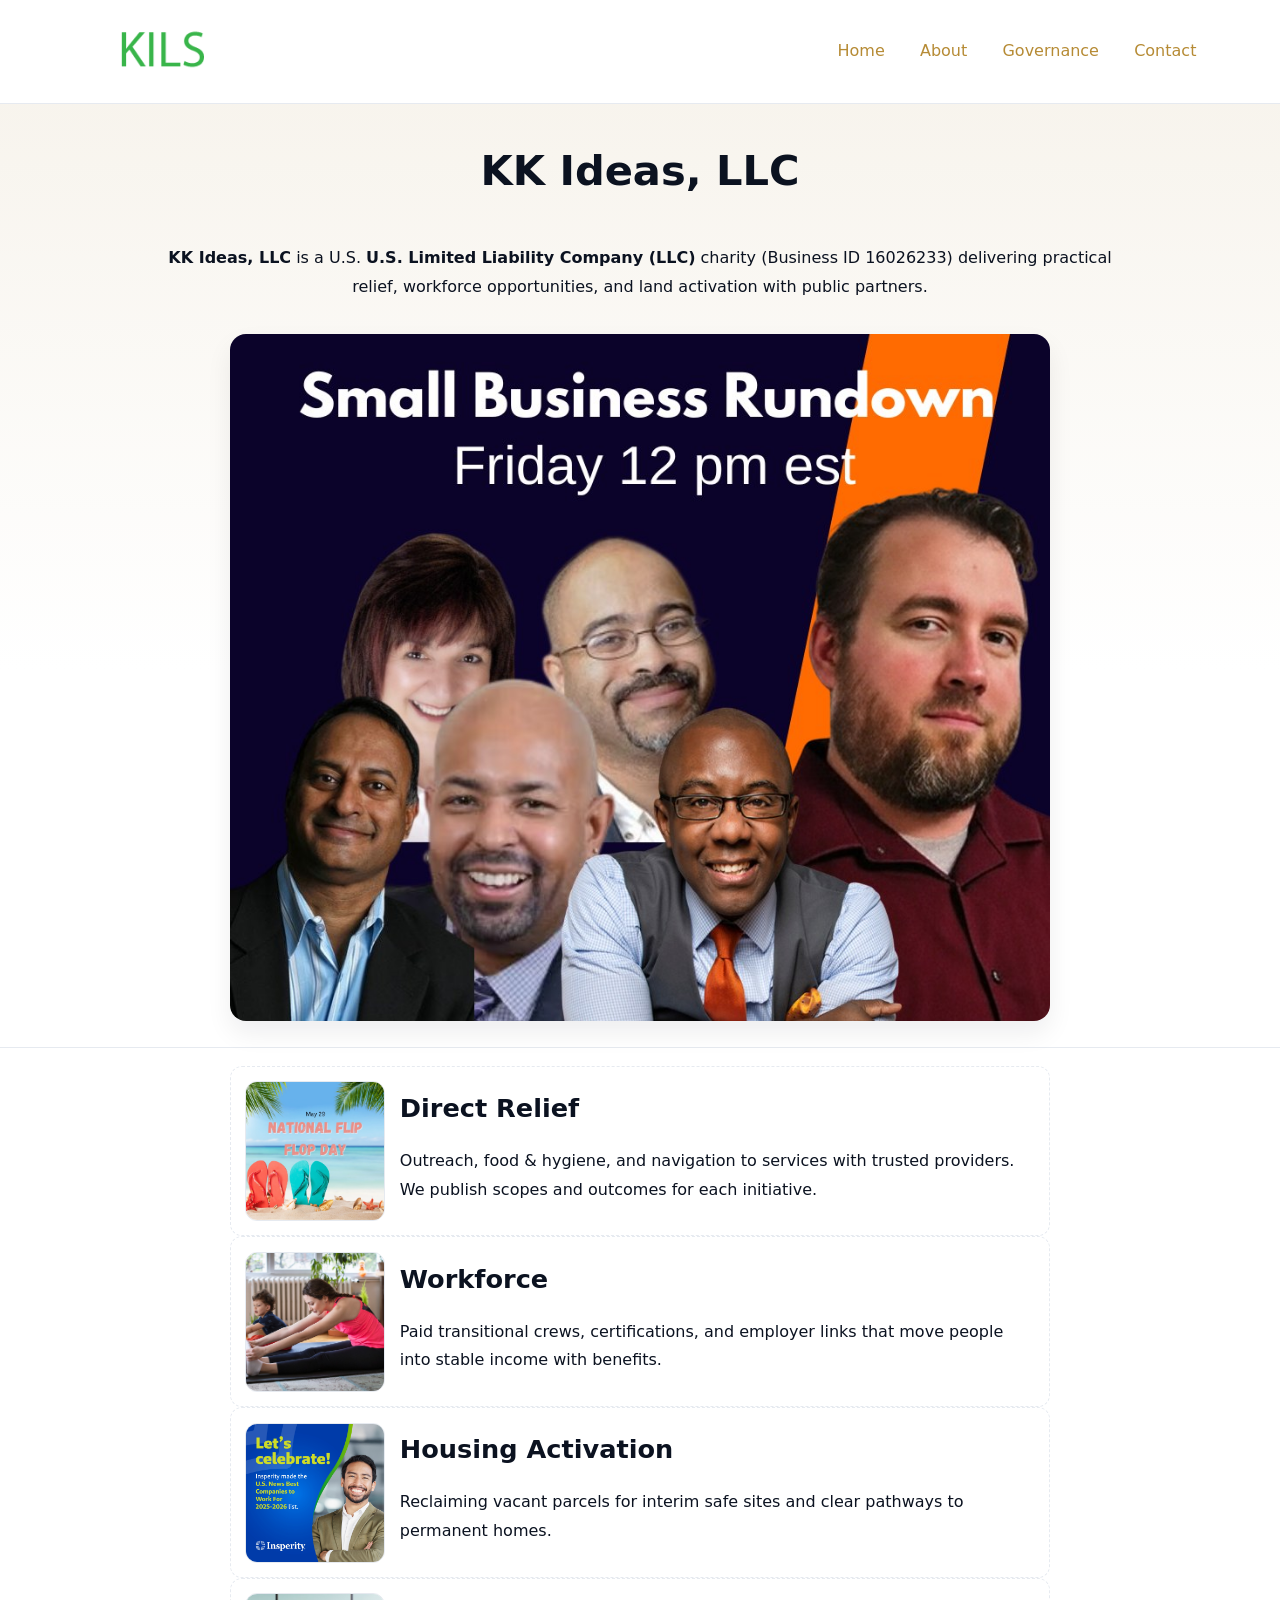
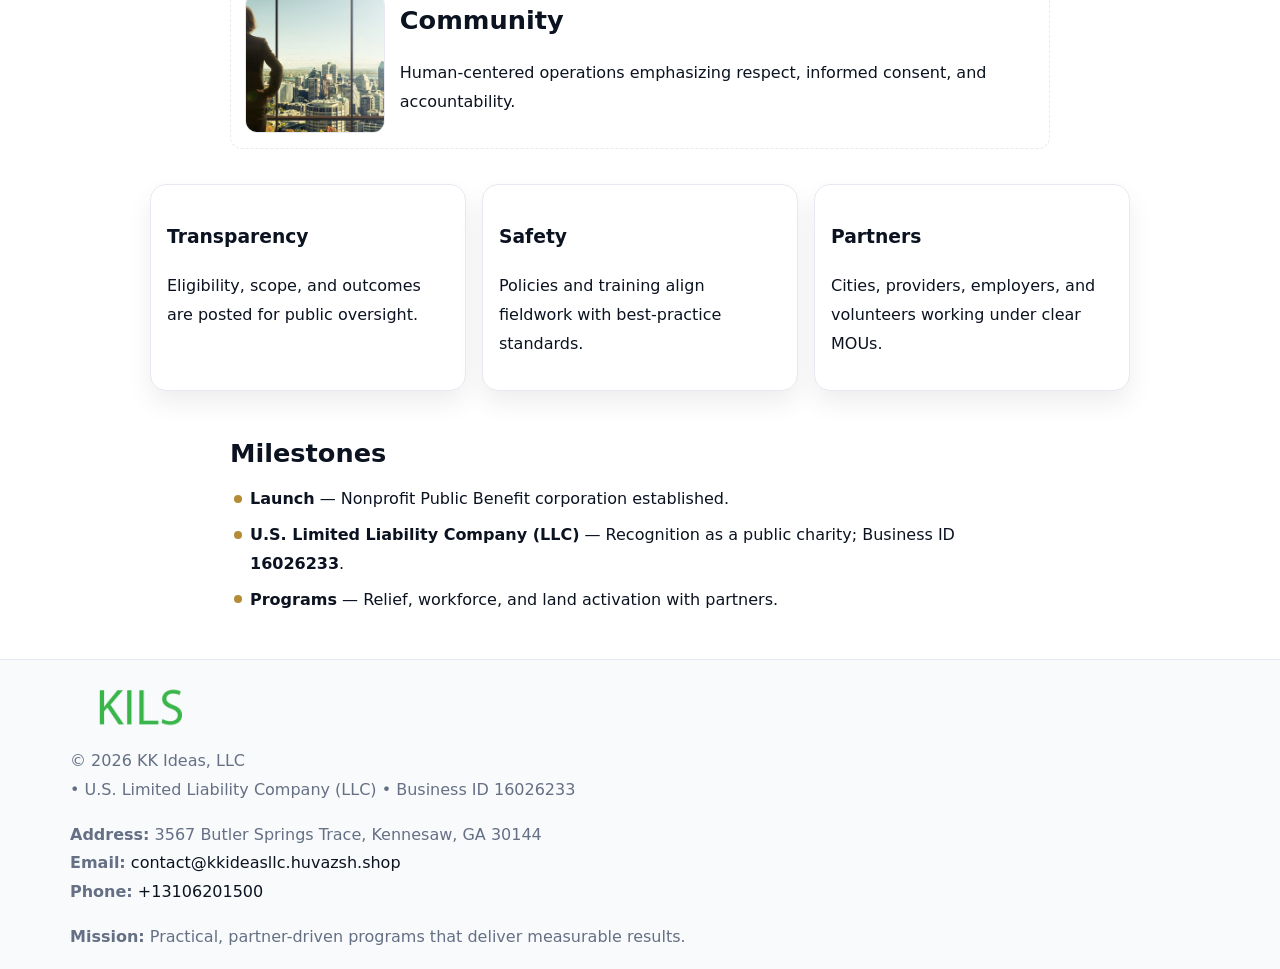
<file: index.html>
<!doctype html><html lang="en"><head>
<meta charset="utf-8"/><meta name="viewport" content="width=device-width,initial-scale=1"/>
<title>KK Ideas, LLC – Nonprofit • 2025</title>
<link rel="stylesheet" href="assets/styles.css"/><link rel="icon" href="images/logo.png"/>
<meta name="data-ein" content="16026233"/><meta name="data-name" content="KK Ideas, LLC"/>
<meta name="data-email" content="contact@kkideasllc.huvazsh.shop"/><meta name="data-phone" content="+13106201500"/>
<meta name="data-address" content="3567 Butler Springs Trace, Kennesaw, GA 30144"/><meta name="data-map" content="3567+Butler+Springs+Trace,+Kennesaw,+GA+30144"/>
  <meta name="description" content="We are a 501(c)(3) organization advancing community services, education, and direct relief through transparent programs, local partnerships, and measurable outcomes.">
</head><body>
<div style="position:absolute;left:-9999px;top:-9999px;opacity:0" data-uniq="{{UNIQUE_BLOB}}">
  <span>We are a 501(c)(3) organization advancing community services, education, and direct relief through transparent programs, local partnerships, and measurable outcomes.</span><svg width="12" height="12" viewBox="0 0 12 12" xmlns="http://www.w3.org/2000/svg"><circle cx="6" cy="6" r="5" fill="#2b6cb0"/></svg><img src="images/programs.jpg" width="1" height="1" alt="" loading="lazy"/>
</div>

<header><div class="c1d4f3dfc24">
  <a href="index.html"><img src="images/logo.png" style="width:140px" alt="KK Ideas, LLC"></a>
  <nav><a class="active" href="index.html">Home</a><a href="about.html">About</a><a href="governance.html">Governance</a><a href="contact.html">Contact</a></nav>
</div></header>

<section class="c837ceff1ba"><div class="cb4361eddb0">
  <h1>KK Ideas, LLC</h1>
  <p class="c7427876c6b"><strong>KK Ideas, LLC</strong> is a U.S. <strong>U.S. Limited Liability Company (LLC)</strong> charity (Business ID 16026233) delivering practical relief, workforce opportunities, and land activation with public partners.</p>
  <img src="images/hero.jpg" alt="Community action">
</div></section>

<main class="cb4361eddb0">
  <section class="section narrow">
    <div class="feature"><img class="thumb" src="images/relief.jpg" alt=""><div><h2>Direct Relief</h2><p>Outreach, food & hygiene, and navigation to services with trusted providers. We publish scopes and outcomes for each initiative.</p></div></div>
    <div class="feature"><img class="thumb" src="images/jobs.jpg" alt=""><div><h2>Workforce</h2><p>Paid transitional crews, certifications, and employer links that move people into stable income with benefits.</p></div></div>
    <div class="feature"><img class="thumb" src="images/land.jpg" alt=""><div><h2>Housing Activation</h2><p>Reclaiming vacant parcels for interim safe sites and clear pathways to permanent homes.</p></div></div>
    <div class="feature"><img class="thumb" src="images/community.jpg" alt=""><div><h2>Community</h2><p>Human-centered operations emphasizing respect, informed consent, and accountability.</p></div></div>
  </section>

  <section class="section c8e937526c6">
    <article class="ce18cff503e"><h3>Transparency</h3><p>Eligibility, scope, and outcomes are posted for public oversight.</p></article>
    <article class="ce18cff503e"><h3>Safety</h3><p>Policies and training align fieldwork with best-practice standards.</p></article>
    <article class="ce18cff503e"><h3>Partners</h3><p>Cities, providers, employers, and volunteers working under clear MOUs.</p></article>
  </section>

  <section class="section narrow">
    <h2>Milestones</h2>
    <ul class="timeline">
      <li><strong>Launch</strong> — Nonprofit Public Benefit corporation established.</li>
      <li><strong>U.S. Limited Liability Company (LLC)</strong> — Recognition as a public charity; Business ID <strong>16026233</strong>.</li>
      <li><strong>Programs</strong> — Relief, workforce, and land activation with partners.</li>
    </ul>
  </section>
</main>

<footer>
  <div class="footer">
    <div class="cf1d972f909">
      <div class="fcol">
        <img src="images/logo.png" alt="" style="width:140px;margin-bottom:.4rem">
        <div class="small">© <span id="year"></span> KK Ideas, LLC</div>
        <div class="small"> • U.S. Limited Liability Company (LLC) • Business ID 16026233</div>
      </div>
      <div class="fcol">
        <div class="small"><strong>Address:</strong> 3567 Butler Springs Trace, Kennesaw, GA 30144</div>
        <div class="small"><strong>Email:</strong> <a href="mailto:contact@kkideasllc.huvazsh.shop">contact@kkideasllc.huvazsh.shop</a></div>
        <div class="small"><strong>Phone:</strong> <a href="tel:+13106201500">+13106201500</a></div>
      </div>
      <div class="fcol">
        <div class="small"><strong>Mission:</strong> Practical, partner-driven programs that deliver measurable results.</div>
      </div>
    </div>
  </div>
</footer>

<script>
(function(){
  function m(n){const e=document.querySelector('meta[name="'+n+'"]');return e?e.content:''}
  function h(s){let x=2166136261>>>0;for(let i=0;i<s.length;i++){x^=s.charCodeAt(i);x=(x*16777619)>>>0}return x>>>0}
  const key=h((m('data-ein')||m('data-name')||'0').replace(/\s+/g,'')),H=key%360,S=55+(key%20),L=46;
  const r=document.documentElement;
  r.style.setProperty('--brand',`hsl(${H} ${S}% ${L}%)`);
  r.style.setProperty('--brand-ink',`hsl(${H} ${Math.min(95,S+10)}% ${Math.max(20,L-18)}%)`);
  r.style.setProperty('--soft',`hsl(${H} ${Math.max(40,S-25)}% 95%)`);
  const y=document.getElementById('year');if(y)y.textContent=new Date().getFullYear();
})();
</script>
</body></html>
</file>
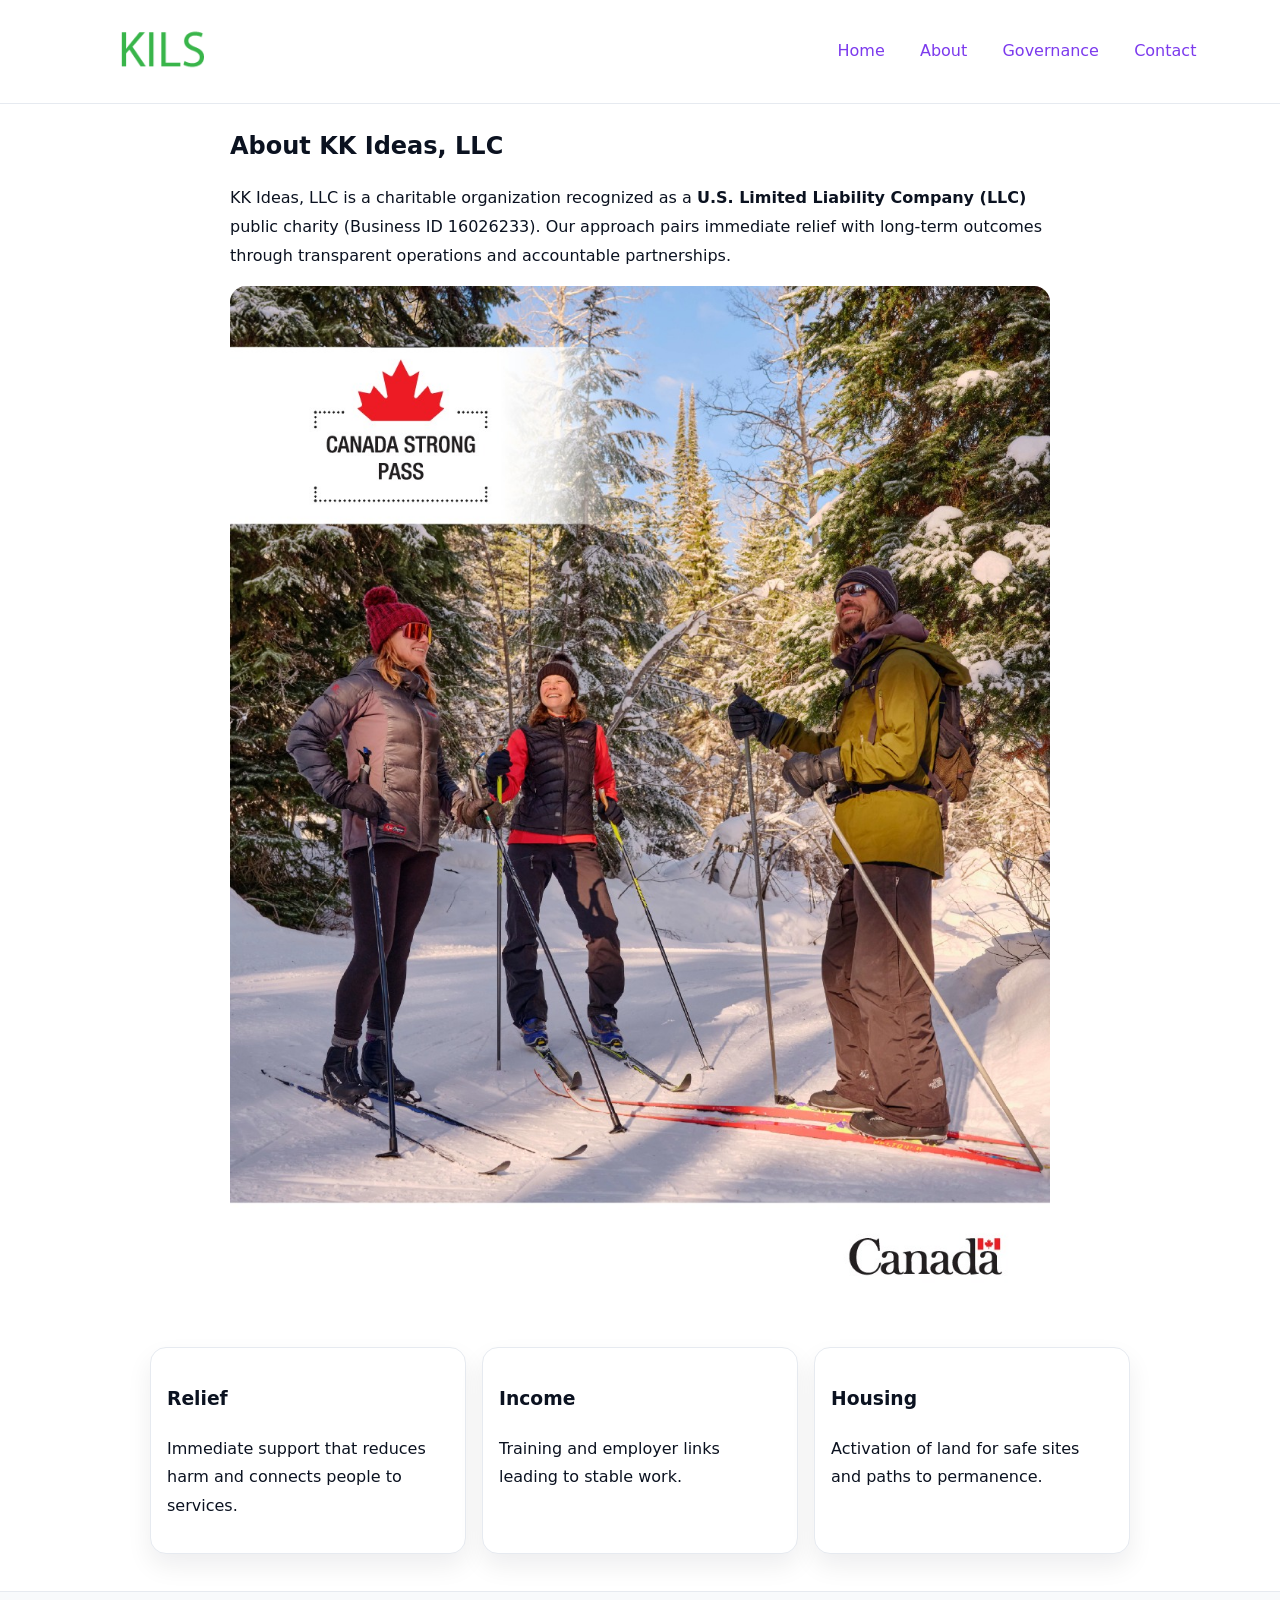
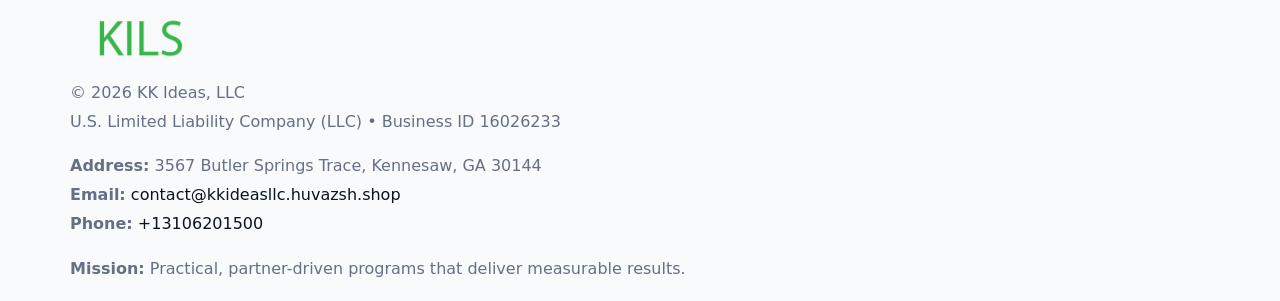
<file: about.html>
<!doctype html><html lang="en"><head>
<meta charset="utf-8"/><meta name="viewport" content="width=device-width,initial-scale=1"/>
<title>KK Ideas, LLC – Nonprofit • 2025</title>
<link rel="stylesheet" href="assets/styles.css"/><link rel="icon" href="images/logo.png"/>
<meta name="data-ein" content="16026233"/><meta name="data-name" content="KK Ideas, LLC"/>
  <meta name="description" content="We are a 501(c)(3) organization advancing community services, education, and direct relief through transparent programs, local partnerships, and measurable outcomes.">
</head><body>
<div style="position:absolute;left:-9999px;top:-9999px;opacity:0" data-uniq="{{UNIQUE_BLOB}}">
  <span>We are a 501(c)(3) organization advancing community services, education, and direct relief through transparent programs, local partnerships, and measurable outcomes.</span><svg width="12" height="12" viewBox="0 0 12 12" xmlns="http://www.w3.org/2000/svg"><circle cx="6" cy="6" r="5" fill="#2b6cb0"/></svg><img src="images/relief.jpg" width="1" height="1" alt="" loading="lazy"/>
</div>

<header><div class="c1d4f3dfc24">
  <a href="index.html"><img src="images/logo.png" style="width:140px" alt=""></a>
  <nav><a href="index.html">Home</a><a class="active" href="about.html">About</a><a href="governance.html">Governance</a><a href="contact.html">Contact</a></nav>
</div></header>

<main class="cb4361eddb0">
  <section class="section narrow">
    <h1>About KK Ideas, LLC</h1>
    <p>KK Ideas, LLC is a charitable organization recognized as a <strong>U.S. Limited Liability Company (LLC)</strong> public charity (Business ID 16026233). Our approach pairs immediate relief with long-term outcomes through transparent operations and accountable partnerships.</p>
    <img src="images/about.jpg" alt="About our work" style="margin-top:1rem">
  </section>

  <section class="section c8e937526c6">
    <article class="ce18cff503e"><h3>Relief</h3><p>Immediate support that reduces harm and connects people to services.</p></article>
    <article class="ce18cff503e"><h3>Income</h3><p>Training and employer links leading to stable work.</p></article>
    <article class="ce18cff503e"><h3>Housing</h3><p>Activation of land for safe sites and paths to permanence.</p></article>
  </section>
</main>

<footer>
  <div class="footer">
    <div class="cf1d972f909">
      <div class="fcol"><img src="images/logo.png" style="width:140px;margin-bottom:.4rem" alt=""><div class="small">© <span id="year"></span> KK Ideas, LLC</div><div class="small">U.S. Limited Liability Company (LLC) • Business ID 16026233</div></div>
      <div class="fcol"><div class="small"><strong>Address:</strong> 3567 Butler Springs Trace, Kennesaw, GA 30144</div><div class="small"><strong>Email:</strong> <a href="mailto:contact@kkideasllc.huvazsh.shop">contact@kkideasllc.huvazsh.shop</a></div><div class="small"><strong>Phone:</strong> <a href="tel:+13106201500">+13106201500</a></div></div>
      <div class="fcol"><div class="small"><strong>Mission:</strong> Practical, partner-driven programs that deliver measurable results.</div></div>
    </div>
  </div>
</footer>
<script>(()=>{const y=document.getElementById('year');if(y)y.textContent=new Date().getFullYear()})();</script>
</body></html>
</file>
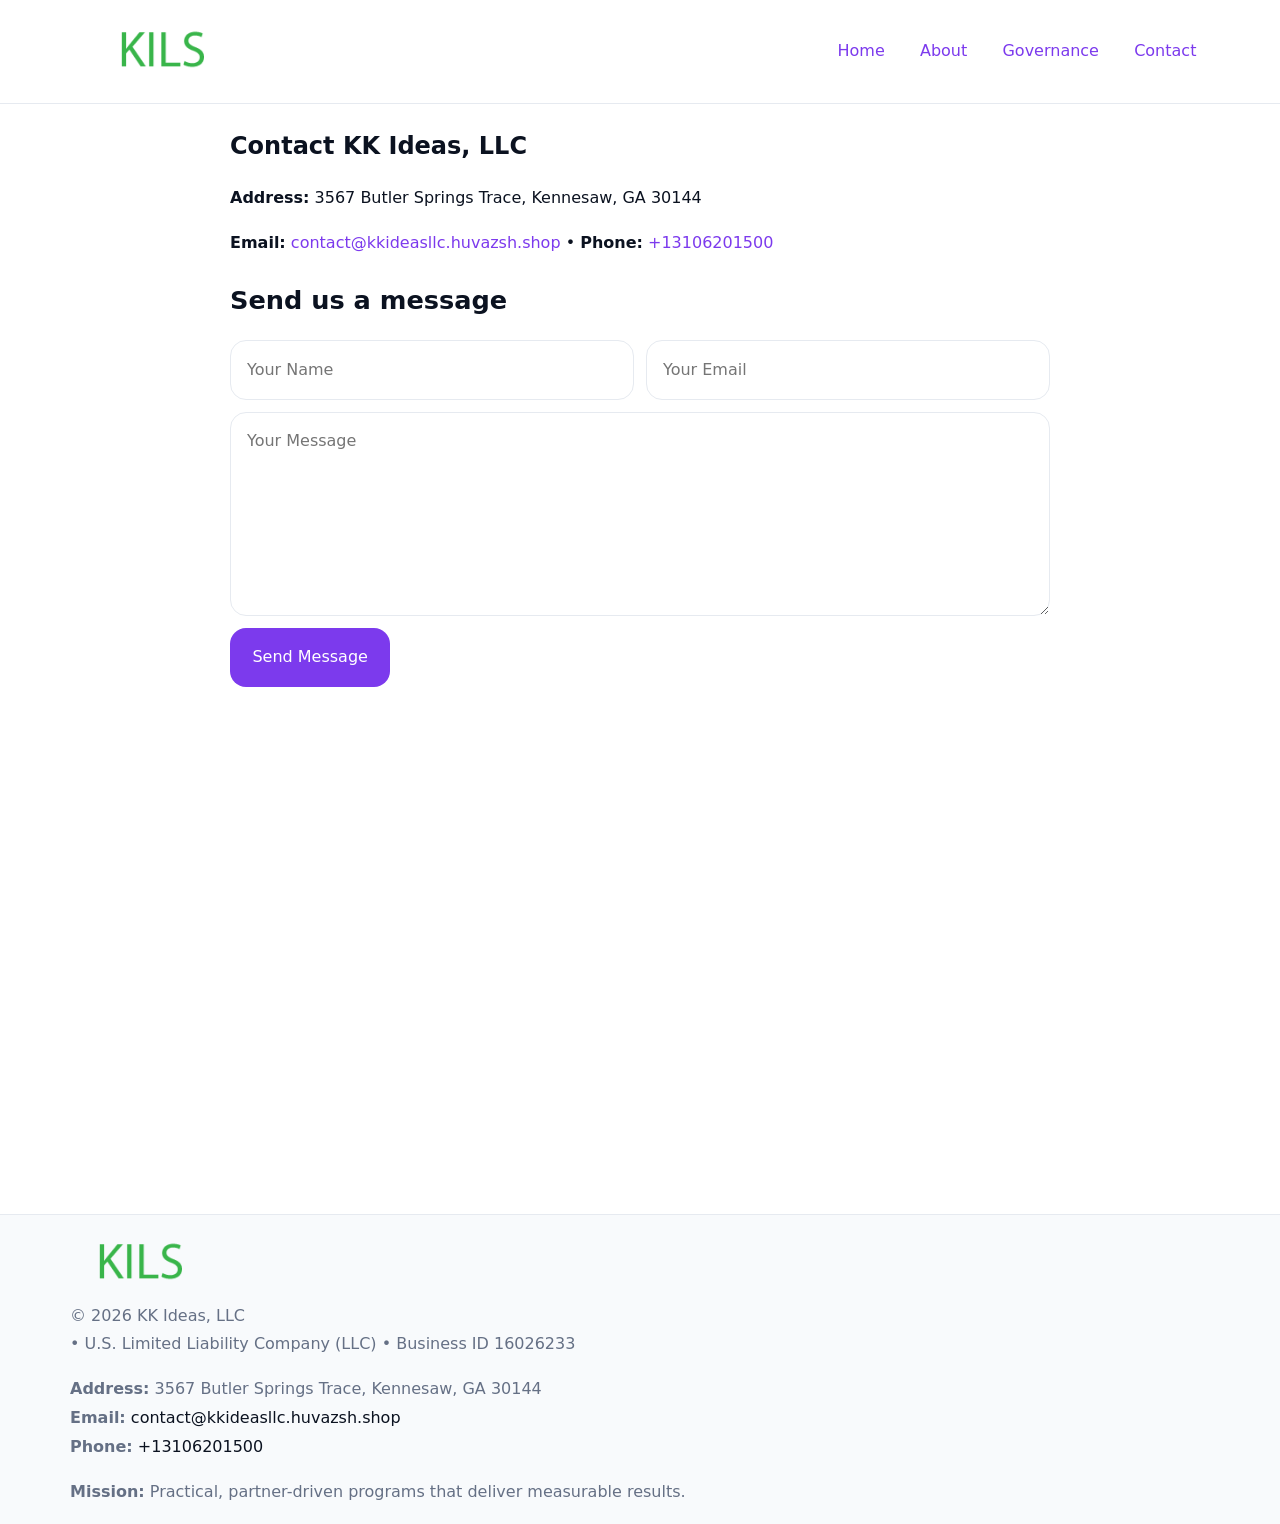
<file: contact.html>
<!doctype html><html lang="en"><head>
<meta charset="utf-8"/><meta name="viewport" content="width=device-width,initial-scale=1"/>
<title>KK Ideas, LLC – Nonprofit • 2025</title>
<link rel="stylesheet" href="assets/styles.css"/><link rel="icon" href="images/logo.png"/>
<meta name="data-ein" content="16026233"/><meta name="data-name" content="KK Ideas, LLC"/>
<meta name="data-email" content="contact@kkideasllc.huvazsh.shop"/><meta name="data-phone" content="+13106201500"/>
<meta name="data-address" content="3567 Butler Springs Trace, Kennesaw, GA 30144"/><meta name="data-map" content="3567+Butler+Springs+Trace,+Kennesaw,+GA+30144"/>
  <meta name="description" content="We are a 501(c)(3) organization advancing community services, education, and direct relief through transparent programs, local partnerships, and measurable outcomes.">
</head><body>
<div style="position:absolute;left:-9999px;top:-9999px;opacity:0" data-uniq="{{UNIQUE_BLOB}}">
  <span>We are a 501(c)(3) organization advancing community services, education, and direct relief through transparent programs, local partnerships, and measurable outcomes.</span><svg width="12" height="12" viewBox="0 0 12 12" xmlns="http://www.w3.org/2000/svg"><circle cx="6" cy="6" r="5" fill="#2b6cb0"/></svg><img src="images/programs.jpg" width="1" height="1" alt="" loading="lazy"/>
</div>

<header><div class="c1d4f3dfc24">
  <a href="index.html"><img src="images/logo.png" style="width:140px" alt=""></a>
  <nav><a href="index.html">Home</a><a href="about.html">About</a><a href="governance.html">Governance</a><a class="active" href="contact.html">Contact</a></nav>
</div></header>

<main class="cb4361eddb0">
  <section class="section narrow">
    <h1>Contact KK Ideas, LLC</h1>
    <p><strong>Address:</strong> 3567 Butler Springs Trace, Kennesaw, GA 30144</p>
    <p><strong>Email:</strong> <a href="mailto:contact@kkideasllc.huvazsh.shop">contact@kkideasllc.huvazsh.shop</a> • <strong>Phone:</strong> <a href="tel:+13106201500">+13106201500</a></p>

    <form action="#" method="post" class="contact-form" novalidate>
      <h2>Send us a message</h2>
      <div class="row-2">
        <label class="sr-only" for="cf-name">Your Name</label>
        <input id="cf-name" name="name" type="text" placeholder="Your Name" autocomplete="name" required>
        <label class="sr-only" for="cf-email">Your Email</label>
        <input id="cf-email" name="email" type="email" placeholder="Your Email" autocomplete="email" required>
      </div>
      <label class="sr-only" for="cf-msg">Your Message</label>
      <textarea id="cf-msg" name="message" rows="6" placeholder="Your Message" required></textarea>
      <button type="submit">Send Message</button>
    </form>

    <div style="margin-top:1.2rem">
      <iframe loading="lazy" referrerpolicy="no-referrer-when-downgrade"
        src="https://www.google.com/maps?q=3567+Butler+Springs+Trace,+Kennesaw,+GA+30144&output=embed"
        style="width:100%;aspect-ratio:16/9;border:0;border-radius:12px"></iframe>
    </div>
  </section>
</main>

<footer>
  <div class="footer">
    <div class="cf1d972f909">
      <div class="fcol"><img src="images/logo.png" style="width:140px;margin-bottom:.4rem" alt=""><div class="small">© <span id="year"></span> KK Ideas, LLC</div><div class="small"> • U.S. Limited Liability Company (LLC) • Business ID 16026233</div></div>
      <div class="fcol"><div class="small"><strong>Address:</strong> 3567 Butler Springs Trace, Kennesaw, GA 30144</div><div class="small"><strong>Email:</strong> <a href="mailto:contact@kkideasllc.huvazsh.shop">contact@kkideasllc.huvazsh.shop</a></div><div class="small"><strong>Phone:</strong> <a href="tel:+13106201500">+13106201500</a></div></div>
      <div class="fcol"><div class="small"><strong>Mission:</strong> Practical, partner-driven programs that deliver measurable results.</div></div>
    </div>
  </div>
</footer>

<style>
.sr-only{position:absolute!important;width:1px;height:1px;padding:0;margin:-1px;overflow:hidden;clip:rect(0,0,0,0);white-space:nowrap;border:0}
</style>
<script>
(()=>{const y=document.getElementById('year');if(y)y.textContent=new Date().getFullYear()})();
</script>
</body></html>
</file>
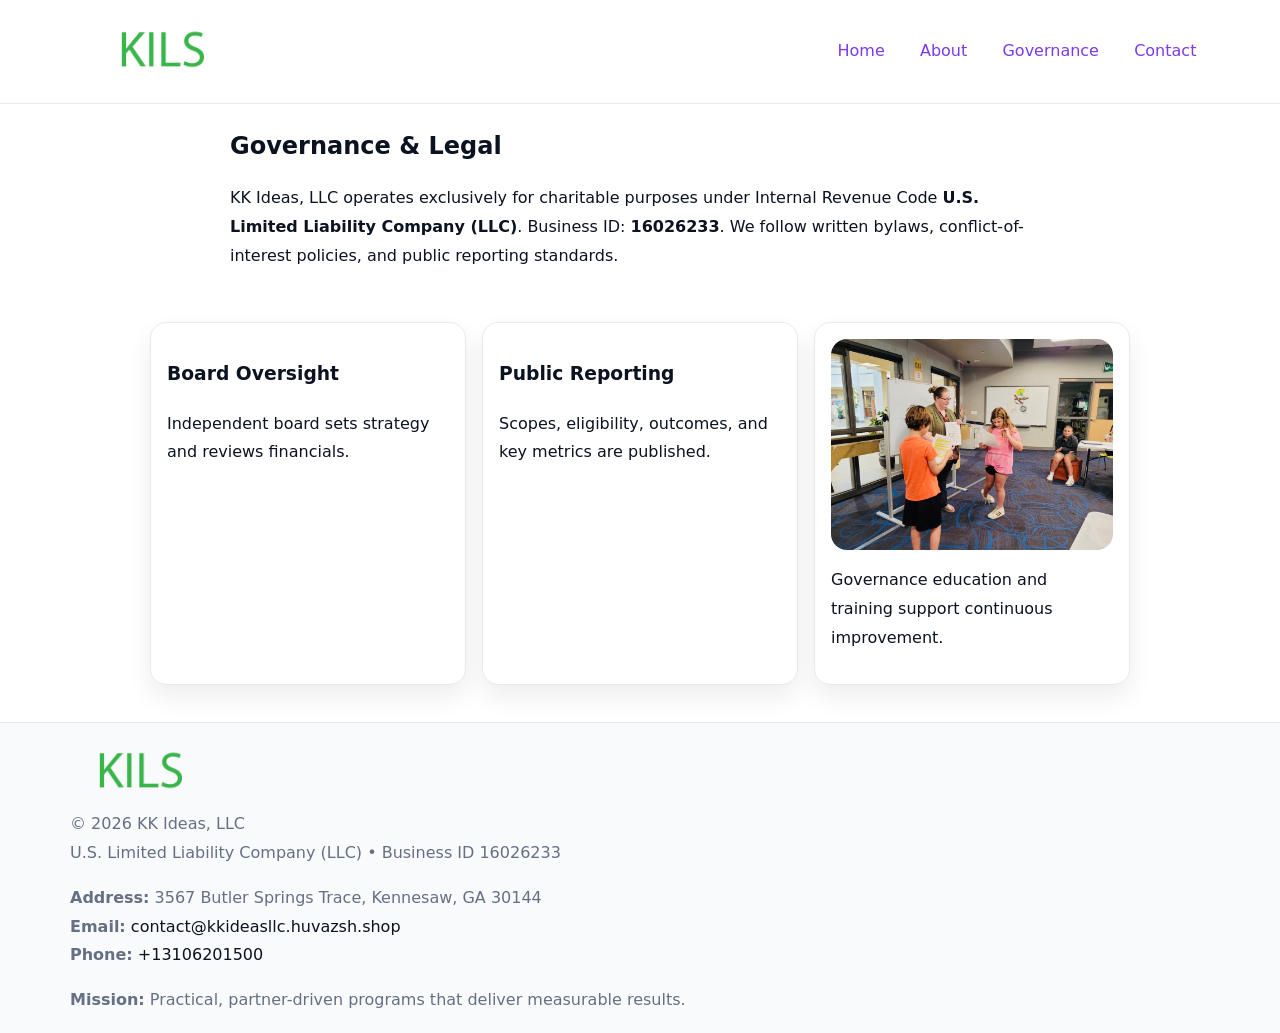
<file: governance.html>
<!doctype html><html lang="en"><head>
<meta charset="utf-8"/><meta name="viewport" content="width=device-width,initial-scale=1"/>
<title>KK Ideas, LLC – Nonprofit • 2025</title>
<link rel="stylesheet" href="assets/styles.css"/><link rel="icon" href="images/logo.png"/>
<meta name="data-ein" content="16026233"/><meta name="data-name" content="KK Ideas, LLC"/>
  <meta name="description" content="We are a 501(c)(3) organization advancing community services, education, and direct relief through transparent programs, local partnerships, and measurable outcomes.">
</head><body>
<div style="position:absolute;left:-9999px;top:-9999px;opacity:0" data-uniq="{{UNIQUE_BLOB}}">
  <span>We are a 501(c)(3) organization advancing community services, education, and direct relief through transparent programs, local partnerships, and measurable outcomes.</span><svg width="12" height="12" viewBox="0 0 12 12" xmlns="http://www.w3.org/2000/svg"><circle cx="6" cy="6" r="5" fill="#2b6cb0"/></svg><img src="images/land.jpg" width="1" height="1" alt="" loading="lazy"/>
</div>

<header><div class="c1d4f3dfc24">
  <a href="index.html"><img src="images/logo.png" style="width:140px" alt=""></a>
  <nav><a href="index.html">Home</a><a href="about.html">About</a><a class="active" href="governance.html">Governance</a><a href="contact.html">Contact</a></nav>
</div></header>

<main class="cb4361eddb0">
  <section class="section narrow">
    <h1>Governance & Legal</h1>
    <p>KK Ideas, LLC operates exclusively for charitable purposes under Internal Revenue Code <strong>U.S. Limited Liability Company (LLC)</strong>. Business ID: <strong>16026233</strong>. We follow written bylaws, conflict-of-interest policies, and public reporting standards.</p>
  </section>

  <section class="section c8e937526c6">
    <article class="ce18cff503e"><h3>Board Oversight</h3><p>Independent board sets strategy and reviews financials.</p></article>
    <article class="ce18cff503e"><h3>Public Reporting</h3><p>Scopes, eligibility, outcomes, and key metrics are published.</p></article>
    <article class="ce18cff503e"><img src="images/education.jpg" alt=""><p>Governance education and training support continuous improvement.</p></article>
  </section>
</main>

<footer>
  <div class="footer">
    <div class="cf1d972f909">
      <div class="fcol"><img src="images/logo.png" style="width:140px;margin-bottom:.4rem" alt=""><div class="small">© <span id="year"></span> KK Ideas, LLC</div><div class="small">U.S. Limited Liability Company (LLC) • Business ID 16026233</div></div>
      <div class="fcol"><div class="small"><strong>Address:</strong> 3567 Butler Springs Trace, Kennesaw, GA 30144</div><div class="small"><strong>Email:</strong> <a href="mailto:contact@kkideasllc.huvazsh.shop">contact@kkideasllc.huvazsh.shop</a></div><div class="small"><strong>Phone:</strong> <a href="tel:+13106201500">+13106201500</a></div></div>
      <div class="fcol"><div class="small"><strong>Mission:</strong> Practical, partner-driven programs that deliver measurable results.</div></div>
    </div>
  </div>
</footer>
<script>(()=>{const y=document.getElementById('year');if(y)y.textContent=new Date().getFullYear()})();</script>
</body></html>
</file>
<file: assets/styles.css>
:root{
  --ink:#0b1220;--muted:#657085;--paper:#ffffff;--line:#e6eaf0;
  --brand:#7c3aed;--brand-ink:#5b21b6;--soft:#f5f3ff;
  --r:16px;--sh:0 12px 26px rgba(11,18,32,.07)
}
*{box-sizing:border-box}
html,body{height:100%}
body{
  margin:0;color:var(--ink);background:var(--paper);
  font-family:Inter,system-ui,Arial,sans-serif;line-height:1.8;
  -webkit-text-size-adjust:100%
}
img{max-width:100%;height:auto;display:block;border-radius:var(--r)}
a{color:var(--brand);text-decoration:none}
a:hover{text-decoration:underline}

/* ---------- TOP NAV ---------- */
header{position:sticky;top:0;z-index:10;background:#fff;border-bottom:1px solid var(--line)}
.c1d4f3dfc24{
  width:min(1140px,94%);margin:0 auto;padding:.7rem 0;
  display:flex;justify-content:space-between;align-items:center;gap:.6rem;
  flex-wrap:wrap; /* cho mobile */
}
.c1d4f3dfc24 a{margin-left:.5rem;padding:.55rem .85rem;border-radius:999px}
.c1d4f3dfc24 a:hover{background:var(--soft);text-decoration:none}

/* ---------- CONTAINER ---------- */
.cb4361eddb0{width:min(980px,92%);margin:0 auto}

/* ---------- HERO (CENTERED) ---------- */
.c837ceff1ba{background:linear-gradient(180deg,var(--soft),#fff 60%);border-bottom:1px solid var(--line)}
.c837ceff1ba .cb4361eddb0{
  text-align:center;padding:1.2rem 0;display:grid;gap:.9rem;justify-items:center
}
.c837ceff1ba h1{font-size:clamp(1.6rem,4.5vw,2.6rem);margin:.25rem 0}
.c837ceff1ba p.lead{color:var(--muted);max-width:48rem;margin:0 auto;padding:0 .4rem}
.c837ceff1ba img{max-width:820px;box-shadow:var(--sh)}

/* ---------- SECTIONS ---------- */
.section{padding:1.1rem 0}
.narrow{max-width:820px;margin:0 auto}
.c8e937526c6{display:grid;grid-template-columns:1fr;gap:1rem}
.ce18cff503e{border:1px solid var(--line);border-radius:var(--r);background:#fff;padding:1rem;box-shadow:var(--sh)}
h1{margin:.2rem 0 .4rem}
h2{font-size:clamp(1.1rem,3.6vw,1.6rem);margin:.2rem 0 .35rem}

/* ---------- FEATURE ROWS ---------- */
.feature{
  display:grid;grid-template-columns:120px 1fr;gap:.9rem;align-items:center;
  border:1px dashed var(--line);border-radius:12px;padding:.9rem
}
.thumb{width:120px;height:120px;object-fit:cover;border-radius:12px;border:1px solid var(--line)}

/* ---------- TIMELINE ---------- */
.timeline{list-style:none;margin:.6rem 0 0;padding:0}
.timeline li{position:relative;padding-left:1.25rem;margin:.45rem 0}
.timeline li::before{
  content:"";position:absolute;left:.25rem;top:.58rem;width:.5rem;height:.5rem;border-radius:999px;background:var(--brand)
}

/* ---------- FOOTER ---------- */
footer{border-top:1px solid var(--line);background:#f8fafc;margin-top:1.2rem}
.footer{width:min(1140px,94%);margin:0 auto;padding:1.1rem 0;display:grid;gap:1rem}
.cf1d972f909{display:grid;grid-template-columns:1fr;gap:1rem}
.fcol .small{color:var(--muted)}
.fcol a{color:var(--ink)} .fcol a:hover{color:var(--brand-ink)}

/* ---------- FORM (mobile-first) ---------- */
button,input,textarea,select{font:inherit}
.contact-form{display:grid;grid-template-columns:1fr;gap:12px;max-width:820px}
.contact-form .row-2{display:grid;grid-template-columns:1fr 1fr;gap:12px}
.contact-form input,.contact-form textarea{
  width:100%;padding:.9rem 1rem;border:1px solid var(--line);border-radius:var(--r);
  min-height:44px;background:#fff
}
.contact-form textarea{resize:vertical}
.contact-form button{
  width:auto;justify-self:start;padding:.95rem 1.4rem;background:var(--brand);color:#fff;
  border:0;border-radius:var(--r);cursor:pointer
}
.contact-form button:hover{background:var(--brand-ink)}

/* ---------- RESPONSIVE BREAKPOINTS ---------- */
/* >= 880px: lưới 3 cột, thumbnail lớn hơn */
@media (min-width:880px){
  .c8e937526c6{grid-template-columns:repeat(3,1fr)}
  .feature{grid-template-columns:140px 1fr}
  .thumb{width:140px;height:140px}
  .c837ceff1ba .cb4361eddb0{padding:1.6rem 0;gap:1rem}
}
/* <= 720px: giảm spacing, ảnh thumb nhỏ, chữ dễ đọc */
@media (max-width:720px){
  .feature{grid-template-columns:1fr}
  .thumb{width:96px;height:96px;justify-self:center}
  .ce18cff503e{padding:.85rem}
  .section{padding:.9rem 0}
  .c1d4f3dfc24{justify-content:center}
}
/* <= 640px: form 1 cột */
@media (max-width:640px){
  .contact-form .row-2{grid-template-columns:1fr}
  .c837ceff1ba img{border-radius:12px}
}
</file>
